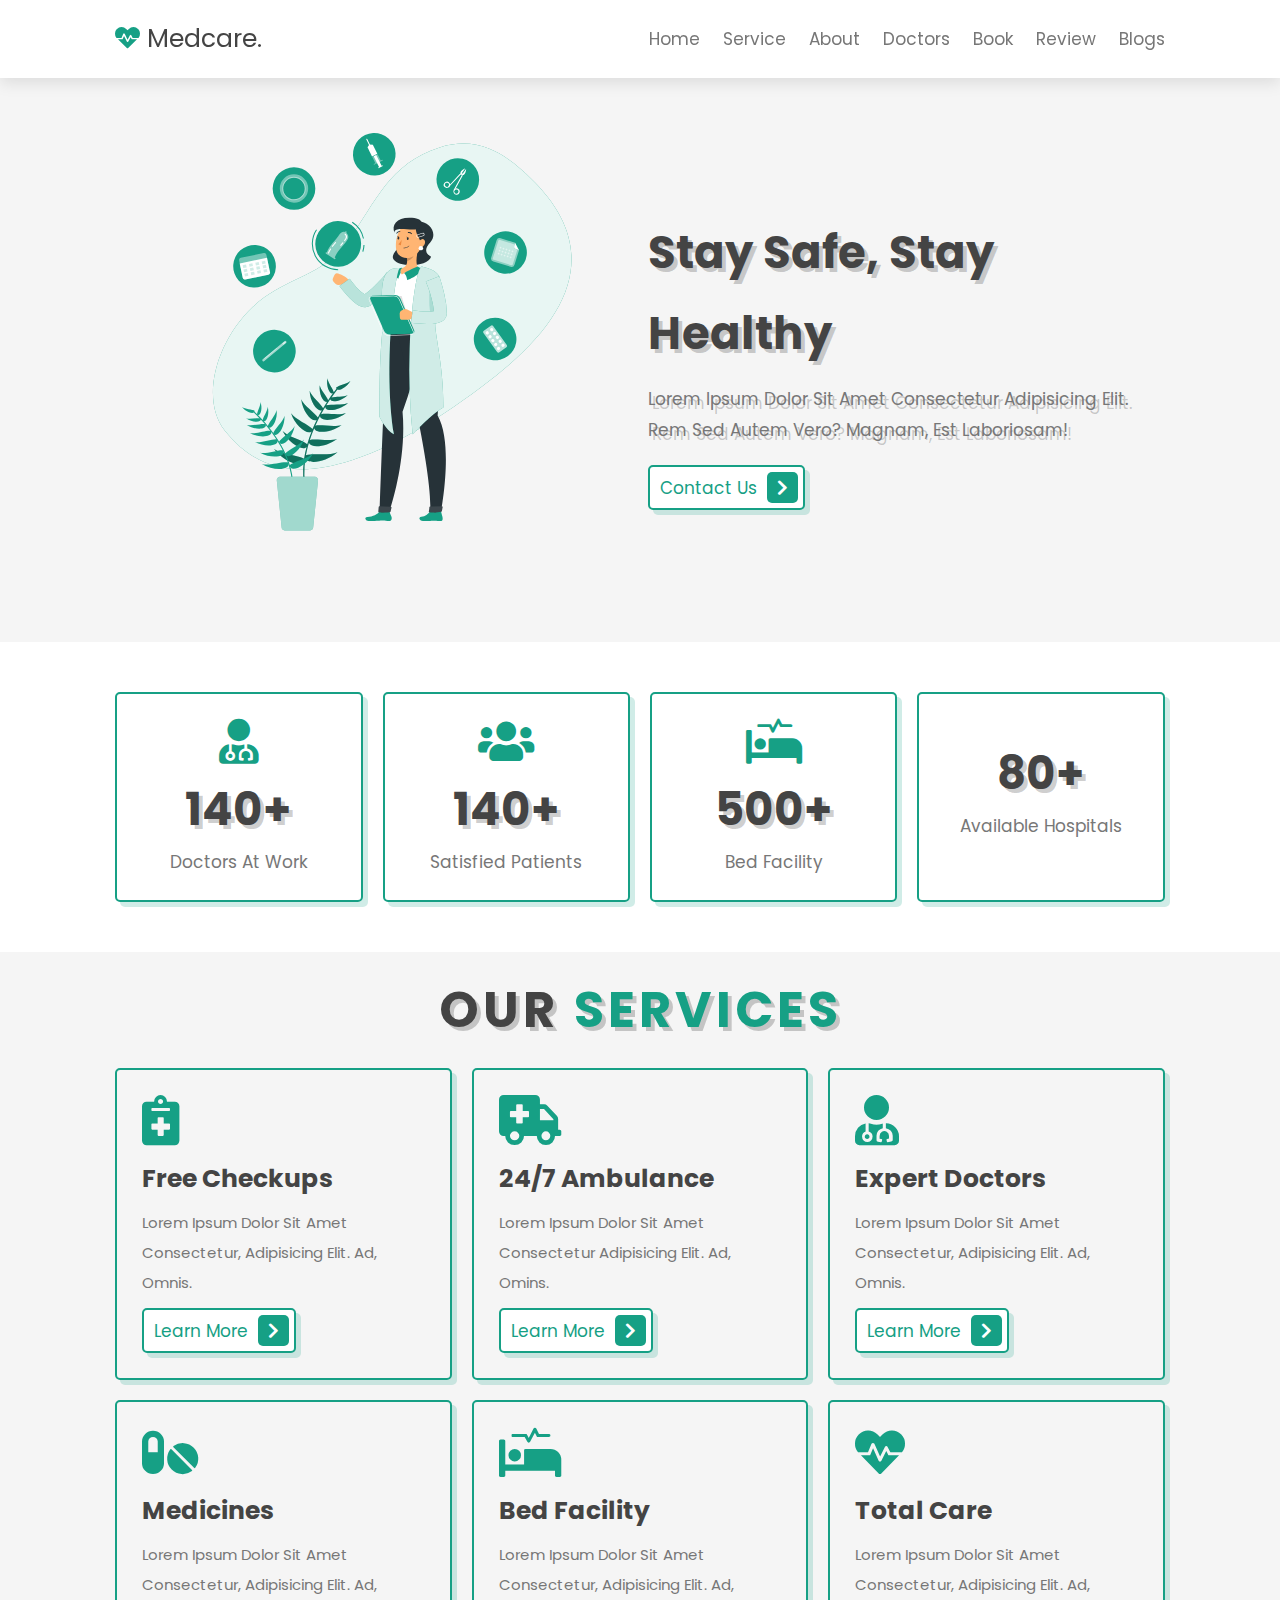
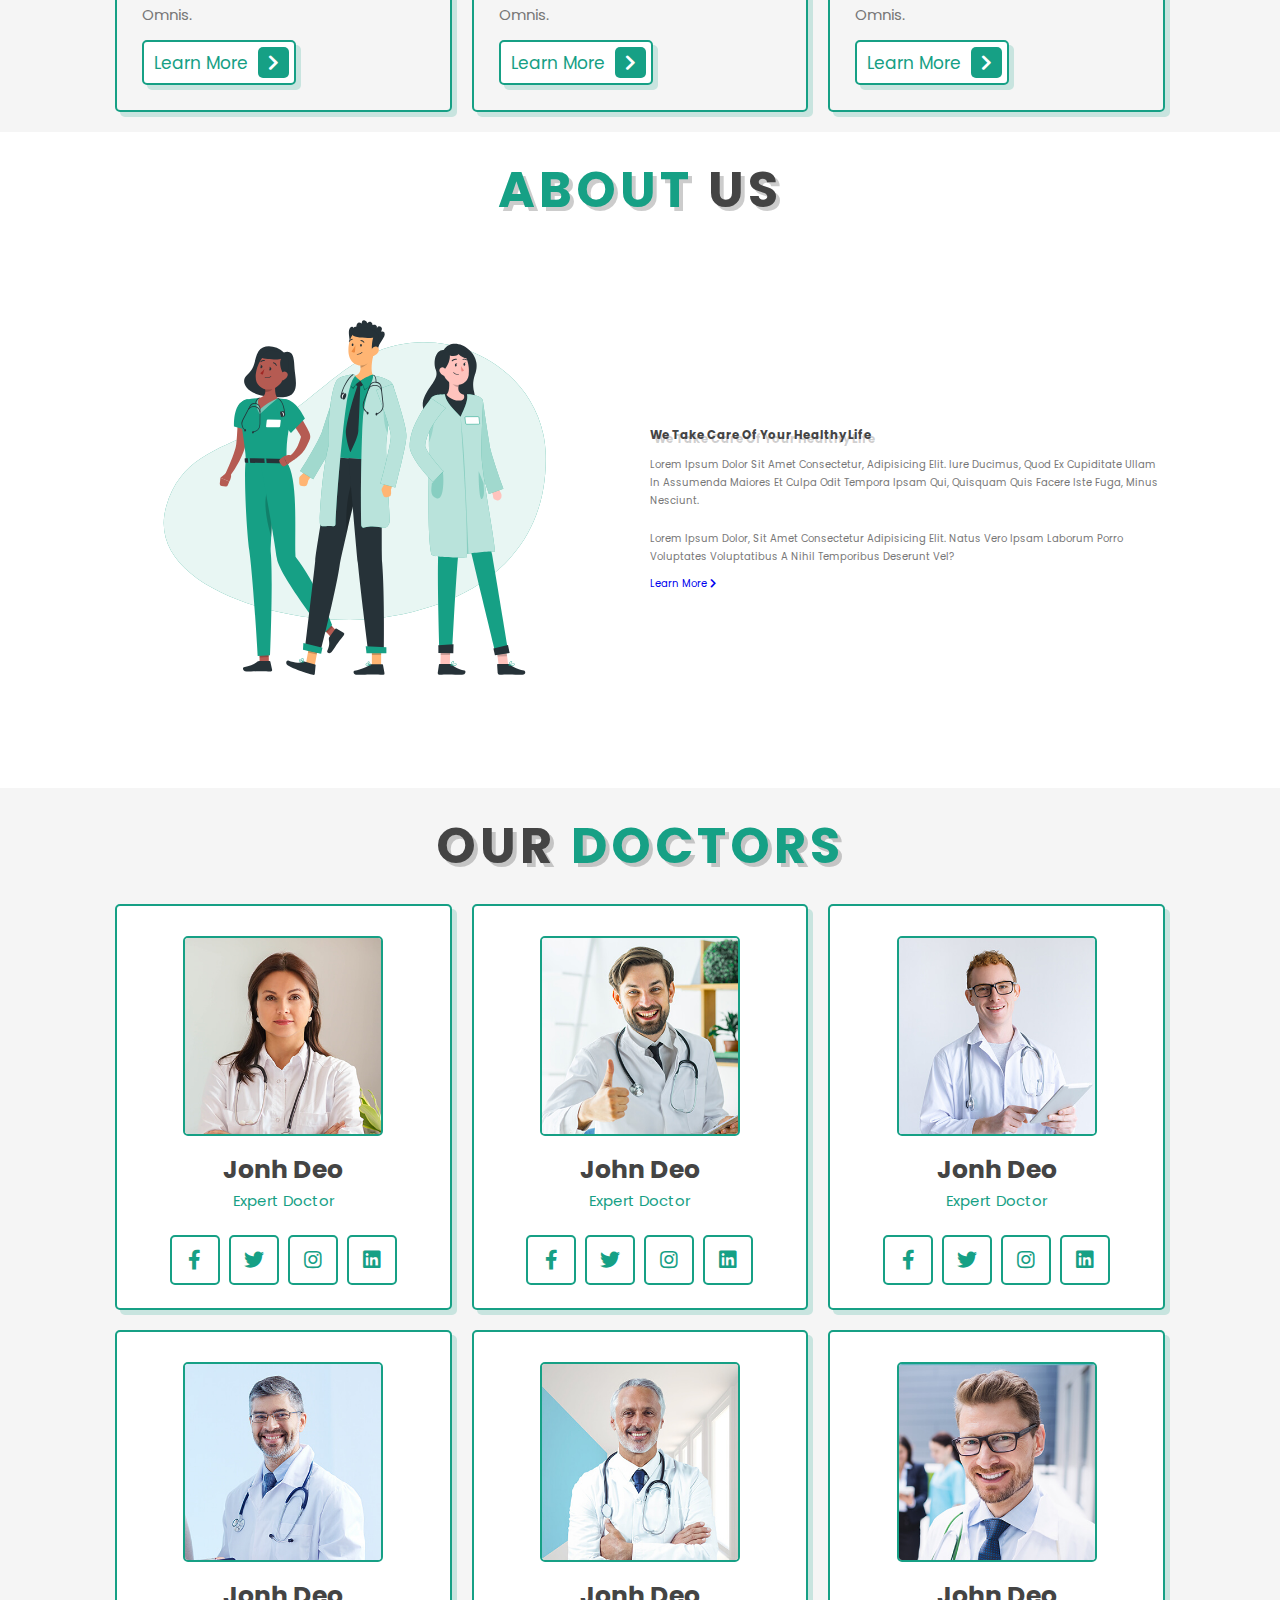
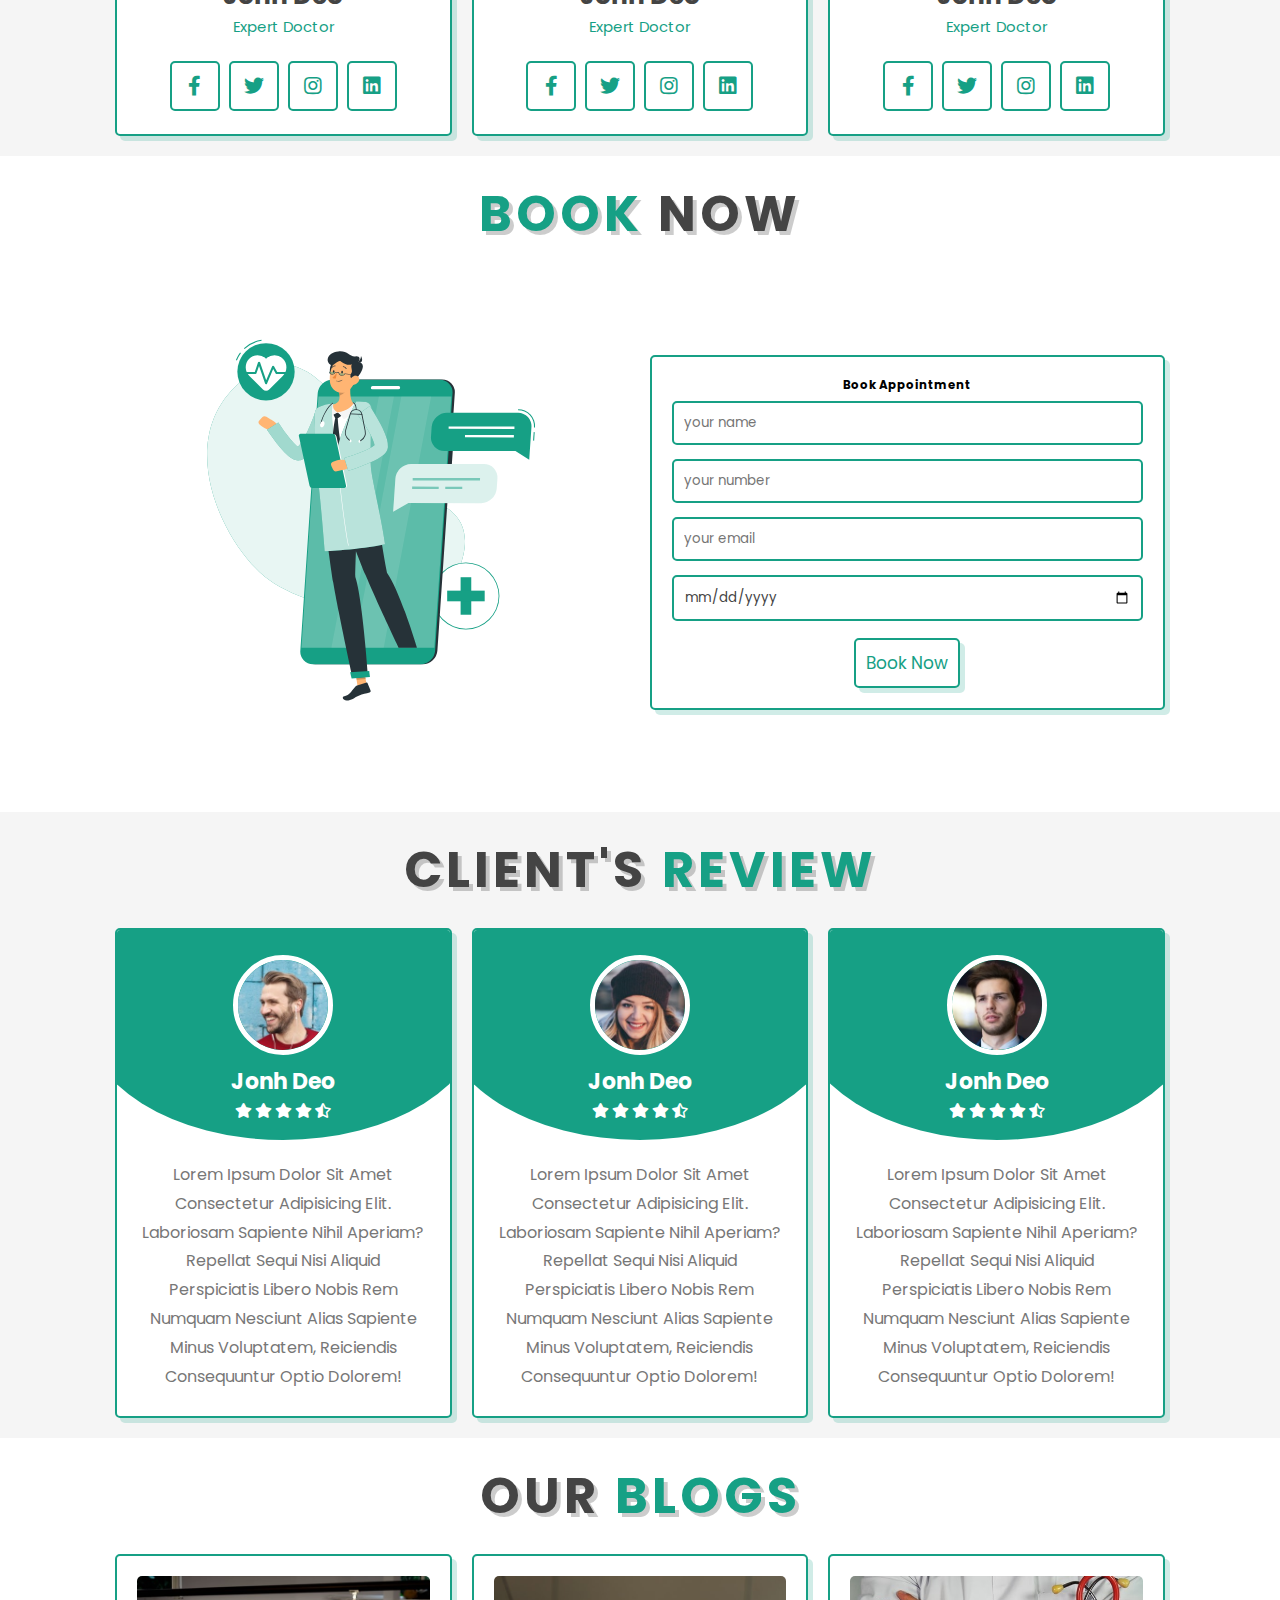
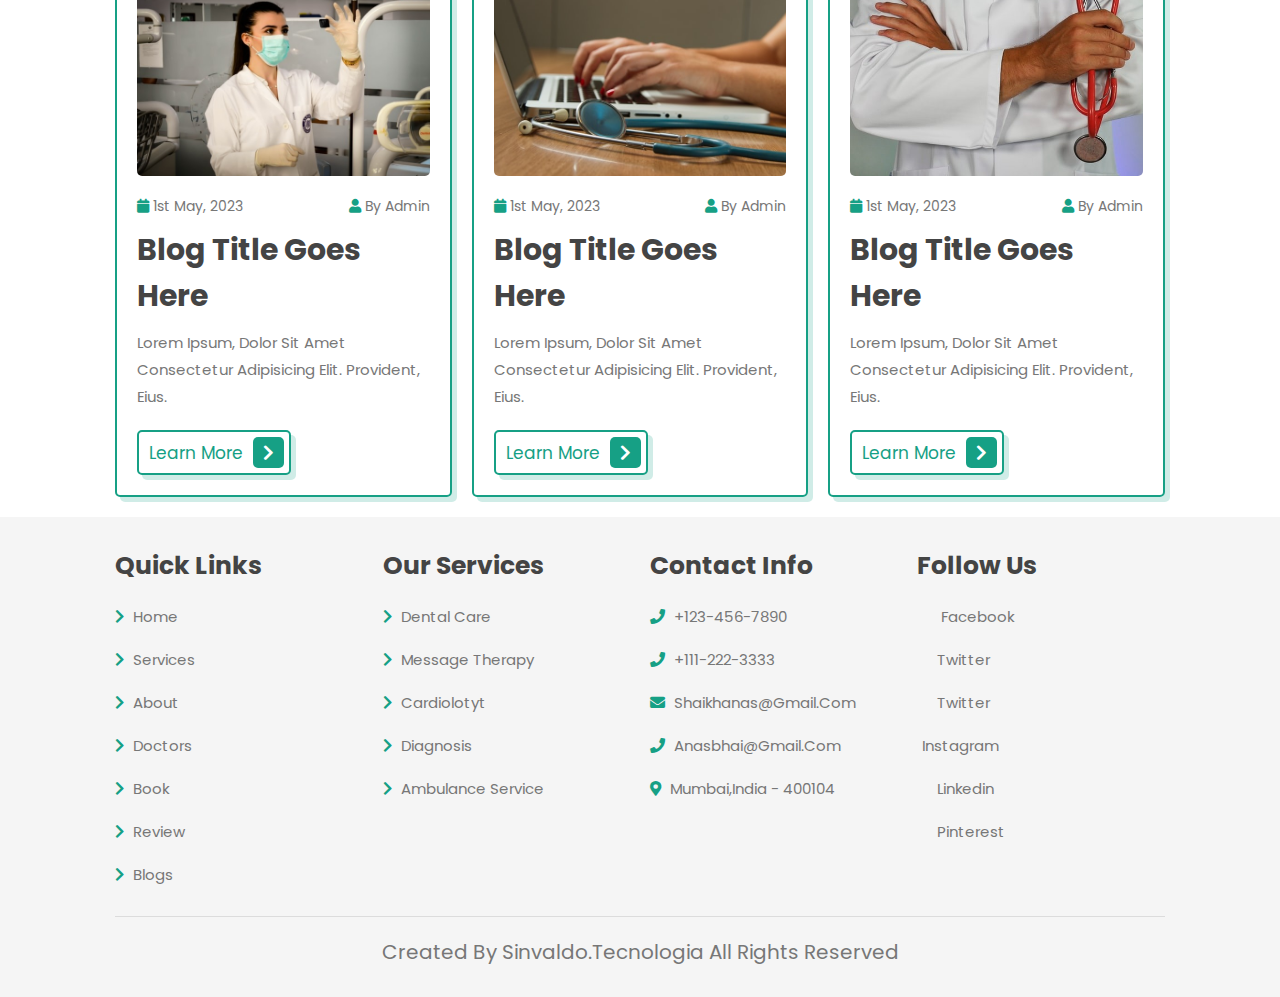
<file: HTML 4_Clínica/index.html>
<!DOCTYPE html>
<html lang="en">
<head>
    <meta charset="UTF-8">
    <meta http-equiv="X-UA-Compatible" content="IE=edge">
    <meta name="viewport" content="width=device-width, initial-scale=1.0">
    <title>complete responsive hospital website desing</title>
    
    <!-- font awesome cdn link -->
    <link rel="stylesheet" href="https://cdnjs.cloudflare.com/ajax/libs/font-awesome/5.15.4/css/all.min.css">
    
    <!-- custom css file link -->
    <link rel="stylesheet" href="css/style.css">

</head>
<body>

<!-- header section starts -->

<header class="header">


    <a href="#" class="logo"> <i class="fas fa-heartbeat"></i> medcare. </a>

    <nav class="navbar">
        <a href="#home">home</a>
        <a href="#service">Service</a>
        <a href="#about">about</a>
        <a href="#doctors">doctors</a>
        <a href="#book">book</a>
        <a href="#review">review</a>
        <a href="#blogs">blogs</a>
    </nav>

    <div id="menu-btn" class="fas fa-bars"></div>

</header>

<!-- header section ends -->

<!-- home section starts -->

<section class="home" id="home">

    <div class="image">
        <img src="image/home-img.svg" alt="">
    </div>

    <div class="content">
        <h3>stay safe, stay healthy</h3>
        <p>Lorem ipsum dolor sit amet consectetur adipisicing elit. Rem sed autem vero? Magnam, est laboriosam!</p>
        <a href="#" class="btn"> contact us <span class="fas fa-chevron-right"></span> </a>
    </div>

</section>

<!-- home section ends-->

<!-- icons section starts -->

<section class="icons-container">

    <div class="icons">
        <i class="fas fa-user-md"></i>
        <h3>140+</h3>
        <p>doctors at work</p>
    </div>

    <div class="icons">
        <i class="fas fa-users"></i>
        <h3>140+</h3>
        <p>satisfied patients</p>
    </div>

    <div class="icons">
        <i class="fas fa-procedures"></i>
        <h3>500+</h3>
        <p>bed facility</p>
    </div>

    <div class="icons">
        <i class="fas fa-hospitals"></i>
        <h3>80+</h3>
        <p>available hospitals</p>
    </div>

</section>
<!-- icons section ends -->

<!-- services section starts -->

<section class="services" id="services">

  <h1 class="heading"> our <span>services</span> </h1>
  <div class="box-container">
       <div class="box">
         <i class="fas fa-notes-medical"></i>
         <h3>free checkups</h3>
         <p>Lorem ipsum dolor sit amet consectetur, adipisicing elit. Ad, omnis.</p>
         <a href="#" class="btn"> learn more <span class="fas fa-chevron-right"></span></a>
       </div>
  

      <div class="box">
         <i class="fas fa-ambulance"></i>
         <h3>24/7 ambulance</h3>
         <p>Lorem ipsum dolor sit amet consectetur adipisicing elit. Ad, omins.</p> 
          <a href="#" class="btn"> learn more <span class="fas fa-chevron-right"></span></a>
      </div>
   
   
       <div class="box">
          <i class="fas fa-user-md"></i>
          <h3>expert doctors</h3>
          <p> lorem ipsum dolor sit amet consectetur, adipisicing elit. Ad, omnis.</p>
          <a href="#" class="btn"> learn more <span class=" fas fa-chevron-right"></span></a>
        </div>

       <div class="box">
          <i class="fas fa-pills"></i>
          <h3>medicines</h3>
          <p> lorem ipsum dolor sit amet consectetur, adipisicing elit. Ad, omnis.</p>
          <a href="#" class="btn"> learn more <span class=" fas fa-chevron-right"></span></a>
        </div>

        <div class="box">
          <i class="fas fa-procedures"></i>
          <h3>bed facility</h3>
          <p> lorem ipsum dolor sit amet consectetur, adipisicing elit. Ad, omnis.</p>
          <a href="#" class="btn"> learn more <span class=" fas fa-chevron-right"></span></a>
        </div>

        <div class="box">
           <i class="fas fa-heartbeat"></i>
           <h3>total care</h3>
           <p> lorem ipsum dolor sit amet consectetur, adipisicing elit. Ad, omnis.</p>
          <a href="#" class="btn"> learn more <span class=" fas fa-chevron-right"></span></a>
      </div>


    </div>

</section>

<!-- services section ends -->

<!-- about sectrion starts -->

<section class="about" id="about">
    <h1 class="heading"> <span>about</span> us </h1>
    <div class="row">
        
        <div class="image">
            <img src="image/about-img.svg" alt="">
        </div>

        <div class="content">
            <h3>we take care of your healthy life</h3>
            <p>Lorem ipsum dolor sit amet consectetur, adipisicing elit. Iure ducimus, quod ex cupiditate ullam in assumenda maiores et culpa odit tempora ipsam qui, quisquam quis facere iste fuga, minus nesciunt.</p>
            <p>Lorem ipsum dolor, sit amet consectetur adipisicing elit. Natus vero ipsam laborum porro voluptates voluptatibus a nihil temporibus deserunt vel?</p>
            <a href="# class=btn"> learn more <span class="fas fa-chevron-right"></span></a>

        </div>

    </div>

</section>

<!-- about sectrion ends -->

<!-- doctors section starts -->

<section class="doctors" id="doctors">
    <h1 class="heading"> our <span>doctors</span></h1>

    <div class="box-container">
        <div class="box">
            <img src="image/doc-1.jpeg" alt="">
            <h3>jonh deo</h3>
            <span>expert doctor</span>
            <div class="share">
                <a href="#" class="fab fa-facebook-f"></a>
                <a href="#" class="fab fa-twitter"></a>
                <a href="#" class="fab fa-instagram"></a>
                <a href="#" class="fab fa-linkedin"></a>
                
            </div>

        </div>

        <div class="box">
            <img src="image/doc-2.jpeg" alt="">
            <h3>john deo</h3>
            <span>expert doctor</span>
            <div class="share">
                <a href="#" class="fab fa-facebook-f"></a>
                <a href="#" class="fab fa-twitter"></a>
                <a href="#" class="fab fa-instagram"></a>
                <a href="#" class="fab fa-linkedin"></a>

            </div>

        </div>
 
        <div class="box">
            <img src="image/doc-3.jpeg" alt="">
            <h3>jonh deo</h3>
            <span>expert doctor</span>
            <div class=" share">
                <a href="#" class="fab fa-facebook-f"></a>
                <a href="#" class="fab fa-twitter"></a>
                <a href="#" class="fab fa-instagram"></a>
                <a href="#" class="fab fa-linkedin"></a>

            </div>

        </div>

        <div class="box">
            <img src="image/doc-4.jpeg" alt="">
            <h3>jonh deo</h3>
            <span>expert doctor</span>
            <div class="share">
                <a href="#" class="fab fa-facebook-f"></a>
                <a href="#" class="fab fa-twitter"></a>
                <a href="#" class="fab fa-instagram"></a>
                <a href="#" class="fab fa-linkedin"></a>

            </div>

        </div>

        <div class="box">
            <img src="image/doc-5.jpeg" alt="">
            <h3>jonh deo</h3>
            <span>expert doctor</span>
            <div class="share">
                <a href="#" class="fab fa-facebook-f"></a>
                <a href="#" class="fab fa-twitter"></a>
                <a href="#" class="fab fa-instagram"></a>
                <a href="#" class="fab fa-linkedin"></a>

            </div>
        </div>

        <div class="box">
            <img src="image/doc-6.jpeg" alt="">
            <h3>john deo</h3>
            <span>expert doctor</span>
            <div class=" share">
                <a href="#" class="fab fa-facebook-f"></a>
                <a href="#" class="fab fa-twitter"></a>
                <a href="#" class="fab fa-instagram"></a>
                <a href="#" class="fab fa-linkedin"></a>

            </div>
        </div>

    </div>

</section>

<!-- doctors section ends -->

<!-- booking section starts -->

<section class="book" id="book">
    <h1 class="heading"> <span>book</span> now</h1>

    <div class="row">

       <div class="image">
          <img src=" image/book-img.svg" alt="">

       </div>

       <form action="">
        <h3>book appointment</h3>
         <input type="text" placeholder="your name" class="box">
         <input type="number" placeholder="your number" class="box">
         <input type="email" placeholder="your email" class="box">
         <input type="date" class="box">
         <input type="submit" value="book now" class="btn">

       </form>

    </div>

</section>

<!-- booking section ends -->

<!--review section starts -->

<section class="review" id=" review">

    <h1 class="heading"> client's <span>review</span></h1>

    <div class="box-container">

        <div class="box">
            <img src="image/pic-1.jpeg" alt="">
            <h3>jonh deo</h3>
            <div class="stars">
                <i class="fas fa-star"></i>
                <i class="fas fa-star"></i>
                <i class="fas fa-star"></i>
                <i class="fas fa-star"></i>
                <i class="fas fa-star-half-alt"></i>
    
            </div>
            <p class="text">Lorem ipsum dolor sit amet consectetur adipisicing elit. Laboriosam sapiente nihil aperiam? Repellat sequi nisi aliquid perspiciatis libero nobis rem numquam nesciunt alias sapiente minus voluptatem, reiciendis consequuntur optio dolorem!</p>
        </div>

        <div class="box">
            <img src="image/pic-2.jpeg" alt="">
            <h3>jonh deo</h3>
            <div class="stars">
                <i class="fas fa-star"></i>
                <i class="fas fa-star"></i>
                <i class="fas fa-star"></i>
                <i class="fas fa-star"></i>
                <i class="fas fa-star-half-alt"></i>
    
            </div>
            <p class="text">Lorem ipsum dolor sit amet consectetur adipisicing elit. Laboriosam sapiente nihil aperiam? Repellat sequi nisi aliquid perspiciatis libero nobis rem numquam nesciunt alias sapiente minus voluptatem, reiciendis consequuntur optio dolorem!</p>
        </div>

        <div class="box">
            <img src="image/pic-3.jpeg" alt="">
            <h3>jonh deo</h3>
            <div class="stars">
                <i class="fas fa-star"></i>
                <i class="fas fa-star"></i>
                <i class="fas fa-star"></i>
                <i class="fas fa-star"></i>
                <i class="fas fa-star-half-alt"></i>
    
            </div>
            <p class="text">Lorem ipsum dolor sit amet consectetur adipisicing elit. Laboriosam sapiente nihil aperiam? Repellat sequi nisi aliquid perspiciatis libero nobis rem numquam nesciunt alias sapiente minus voluptatem, reiciendis consequuntur optio dolorem!</p>
        </div>


    </div>



</section>

<!--review section ends-->

<!-- blogs  section starts -->

<section class="blogs" id="blogs">

    <h1 class="heading"> our <span>blogs</span> </h1>

    <div class="box-container">

        <div class="box">
            <div class="image">
                <img src="image/blog-1.jpeg" alt"">
            </div>
            
            <div class="content">
                <div class="icon">
                    <a href="#"> <i class="fas fa-calendar"></i> 1st may, 2023 </a>
                    <a href="#"> <i class="fas fa-user"></i> by admin </a>
                </div>
                <h3>blog title goes here</h3>
                <p>Lorem ipsum, dolor sit amet consectetur adipisicing  elit. Provident, eius.</p>
                <a href="#" class="btn"> learn more <span class=" fas fa-chevron-right"></span></a> 
            </div>
        </div>

        <div class="box">
            <div class="image">
                <img src="image/blog-2.jpeg" alt"">
            </div>
            
            <div class="content">
                <div class="icon">
                    <a href="#"> <i class="fas fa-calendar"></i> 1st may, 2023 </a>
                    <a href="#"> <i class="fas fa-user"></i> by admin </a>
                </div>
                <h3>blog title goes here</h3>
                <p>Lorem ipsum, dolor sit amet consectetur adipisicing  elit. Provident, eius.</p>
                <a href="#" class="btn"> learn more <span class=" fas fa-chevron-right"></span></a> 
            </div>
        </div>

        <div class="box">
            <div class="image">
                <img src="image/blog-3.jpeg" alt"">
            </div>
            
            <div class="content">
                <div class="icon">
                    <a href="#"> <i class="fas fa-calendar"></i> 1st may, 2023 </a>
                    <a href="#"> <i class="fas fa-user"></i> by admin </a>
                </div>
                <h3>blog title goes here</h3>
                <p>Lorem ipsum, dolor sit amet consectetur adipisicing  elit. Provident, eius.</p>
                <a href="#" class="btn"> learn more <span class=" fas fa-chevron-right"></span></a> 
            </div>
        </div>
    </div>


</section>

<!-- blogs section ends -->

<!-- footer section starts -->

<section class="footer">

    <div class="box-container">

        <div class="box">
            <h3>quick links</h3>
            <a href="#"><i class="fas fa-chevron-right"></i> home</a>
            <a href="#"><i class="fas fa-chevron-right"></i> services</a>
            <a href="#"><i class="fas fa-chevron-right"></i> about</a>
            <a href="#"><i class="fas fa-chevron-right"></i> doctors</a>
            <a href="#"><i class="fas fa-chevron-right"></i> book</a>
            <a href="#"><i class="fas fa-chevron-right"></i> review</a>
            <a href="#"><i class="fas fa-chevron-right"></i> blogs</a>
        </div>


        <div class="box">
            <h3>our services</h3>
            <a href="#"><i class="fas fa-chevron-right"></i> dental care</a>
            <a href="#"><i class="fas fa-chevron-right"></i> message therapy</a>
            <a href="#"><i class="fas fa-chevron-right"></i> cardiolotyt</a>
            <a href="#"><i class="fas fa-chevron-right"></i> diagnosis</a>
            <a href="#"><i class="fas fa-chevron-right"></i> ambulance Service</a>
        
        </div>


        <div class="box">
            <h3>contact info</h3>
            <a href="#"><i class="fas fa-phone"></i> +123-456-7890</a>
            <a href="#"><i class="fas fa-phone"></i> +111-222-3333</a>
            <a href="#"><i class="fas fa-envelope"></i> shaikhanas@gmail.com</a>
            <a href="#"><i class="fas fa-phone"></i> anasbhai@gmail.com</a>
            <a href="#"><i class="fas fa-map-marker-alt"></i> mumbai,india - 400104 </a>

        </div>

        <div class="box">
            <h3>follow us</h3>
            <a href="#"><i class="fas fa-facebook"></i> facebook </a>
            <a href="#"><i class="fas fa-twitter"></i>twitter</a>
            <a href="#"><i class="fas fa-twitter"></i>twitter</a>
            <a href="#"><i class="fas fa-instagramr"></i>instagram</a>
            <a href="#"><i class="fas fa-linkedin"></i>linkedin</a>
            <a href="#"><i class="fas fa-pinterest"></i>pinterest</a>

        </div>

         
    </div>

    <div class="credit"> created by <span>Sinvaldo.Tecnologia</span> all rights reserved </div>


</section>

<!-- footer section ends -->



<!-- blogs  section ends -->




<!-- custom js file link -->
<script src="js/script.js"></script>

</body>
</html>
</file>
<file: HTML 4_Clínica/css/style.css>
@import url('https://fonts.googleapis.com/css2?family=Poppins:wght@100;200;300;400;500;600;700&display=swap');

:root{
--green:#16a085;
--black:#444;
--light-color:#777;
--box-shadow:.5rem .5rem 0 rgba(22, 160, 133, .2);
--text-shadow:.4rem .4rem 0 rgba(0, 0, 0, .2);
--border: .2rem solid var(--green);
}

*{
font-family: 'Poppins', sans-serif;
margin:0; padding: 0;
box-sizing:  border-box;
outline: none; border: none;
text-transform: capitalize;
transition: all .2s ease-out;
text-decoration: none;
}

html{
    font-size: 62.5%;
    overflow-x: hidden;
    scroll-padding-top: 7rem;
    scroll-behavior: smooth;
}

section{
    padding: 2rem 9%;

}

section:nth-child(even){
    background: #f5f5f5;

}

.heading{
    text-align: center;
    padding-bottom: 2rem;
    text-shadow:var(--text-shadow);
    text-transform:uppercase;
    color:var(--black);
    font-size: 5rem;
    letter-spacing: .4rem;
}

.heading span{
    text-transform:uppercase;
    color:var(--green);
}

.btn{
    display: inline-block;
    margin-top: 1rem;
    padding: .5rem;
    padding-left: 1rem;
    border: var(--border);
    border-radius: .5rem;
    box-shadow: var(--box-shadow);
    color: var(--green);
    cursor: pointer;
    font-size: 1.7rem;
    background: #fff;
}

.btn span{
    padding:.7rem 1rem;
    border-radius: .5rem;
    background: var(--green);
    color: #fff;
    margin-left: .5rem;
}

.btn:hover{
    background: var(--green);  
    color:#fff;
}

.btn:hover span{
   color: var(--green);
   background: #fff;
   margin-left: 1rem;
}

.header{
    padding:2rem 9%;
    position: fixed;
    top:0; left: 0; right: 0;
    z-index: 1000;
    box-shadow: 0 .5rem 1.5rem rgba(0, 0, 0, .1);
    display: flex;
    align-items: center;
    justify-content: space-between;
    background: #fff;
}

.header .logo{
    font-size: 2.5rem;
    color: var(--black);
}

.header .logo i{
    color: var(--green);
}

.header .navbar a{
    font-size: 1.7rem;
    color: var(--light-color);
    margin-left: 2rem;
}

.header .navbar a:hover{
    color: var(--green);
}

#menu-btn{
    font-size: 2.5rem;
    border-radius:  .5rem;
    background: #eee;
    color:var(--green);
    padding:  1rem 1.5rem;
    cursor: pointer;
    display: none;
}

.home{
    display: flex;
    align-items: center;
    flex-wrap: wrap;
    gap:1.5rem;
    padding-top: 10rem;
}

.home .image{
    flex: 1 1 45rem;
}

.home .image img{
    width: 100%;
}

.home .content{
    flex: 1 1 45rem;
}

.home .content h3{
    font-size: 4.5rem;
    color: var(--black);
    line-height: 1.8;
    text-shadow: var(--text-shadow);
}    

.home .content p{
    font-size: 1.7rem;
    color: var(--light-color);
    line-height: 1.8;
    text-shadow: var(--text-shadow);
    padding: 1rem 0;
}    

.icons-container{
    display: grid;
    gap: 2rem;
    grid-template-columns: repeat(auto-fit, minmax(20rem, 1fr));
    padding-top: 5rem;
    padding-bottom: 5rem;
}

.icons-container .icons{
    border: var(--border);
    box-shadow: var(--box-shadow);
    border-radius: .5rem;
    text-align: center;
    padding: 2.5rem;

}

.icons-container .icons i{
    font-size: 4.5rem;
    color:var(--green);
    padding-bottom: .7rem;

}

.icons-container .icons h3{
    font-size: 4.5rem;
    color:var(--black);
    padding: .5rem 0;
    text-shadow: var(--text-shadow);

}
    
.icons-container .icons p{
    font-size: 1.7rem;
    color:var(--light-color);

}
    
.services .box-container{
    display: grid;
    grid-template-columns: repeat(auto-fit,minmax(27rem, 1fr));
    gap:2rem;

}

.services .box-container .box{
    border-radius: #fff;
    border-radius:  .5rem;
    box-shadow: var(--box-shadow);
    border:var(--border);
    padding: 2.5rem;

}

.services .box-container .box i{
    color: var(--green);
    font-size: 5rem;
    padding-bottom: .5rem;

}


.services .box-container .box h3{
    color: var(--black);
    font-size: 2.5rem;
    padding: 1rem 0;
}

.services .box-container .box p{
    color: var(--light-color);
    font-size: 1.5rem;
    line-height: 2;
}

.about .row{
    display: flex;
    align-items: center;
    flex-wrap: wrap;
    gap:2rem;
}

.about .row .image{
    flex:1 1 45rem;

}

.about .row .image img{
    width: 100%;
}

.about .row .content{
    flex: 1 1 45rem;
}

.about .row .content h3{
    color: var(--black);
    text-shadow: var(--text-shadow);
    font: size 4rem;
    line-height: 1.8;
}

.about .row .content p{
    color: var(--light-color);
    padding:1rem 0;
    font: size 1.5rem;
    line-height: 1.8;
}

.doctors .box-container{
    display: grid;
    grid-template-columns: repeat(auto-fit, minmax(30rem, 1fr));
    gap:2rem;
}

.doctors .box-container .box{
    text-align: center;
    background:#fff;
    border-radius: .5rem;
    border:var(--border);
    box-shadow: var(--box-shadow);
    padding: 2rem;
}

.doctors .box-container .box img{
    height: 20rem;
    border: var(--border);
    border-radius: .5rem;
    margin-top: 1rem;
    margin-bottom: 1rem;
}


.doctors .box-container .box h3{
    color:var(--black);
    font-size: 2.5rem;
}

.doctors .box-container .box span{
    color:var(--green);
    font-size: 1.5rem;
}

.doctors .box-container .box .share{
    padding-top: 2rem;

}

.doctors .box-container .box .share a{
  height: 5rem;
  width:  5rem;
  line-height: 4.5rem;
  font-size: 2rem;
  color: var(--green);
  border-radius: .5rem;
  border: var(--border);
  margin: .3rem;
}

.doctors .box-container .box .share a:hover{
  background: var(--green);
  color: #fff;
  box-shadow: var(--box-shadow);
}

.book .row{
    display:  flex;
    align-items: center;
    flex-wrap: wrap;
    gap: 2rem;
}

.book .row .image{
    flex: 1 1 45rem;
}

.book .row  .image img{
    width: 100%;
}

.book .row form{
    flex:1 1 45rem;
    background: #fff;
    border: var(--border);
    box-shadow: var(--box-shadow);
    text-align: center;
    padding: 2rem;
    border-radius: .5rem;
}

.book .row form .h3{
    color:var(--black);
    padding-bottom: 1rem;
    font-size: 3rem;
}

.book .row form .box{
    width: 100%;
    margin: .7rem 0;
    border-radius: .5rem;
    border: var(--border);
    font: size 1.6rem;
    color: var(--black);
    text-transform: none;
    padding:  1rem;
}

.book .row form .btn{
    padding: 1rem;
}

.review .box-container{
    display: grid;
    grid-template-columns: repeat(auto-fit,minmax(27rem, 1fr));
    gap:2rem;
}

.review .box-container .box{
    border: var(--border);
    box-shadow: var(--box-shadow);
    border-radius:  .5rem;
    padding: 2.5rem;
    background: #fff;
    text-align: center;
    position: relative;
    overflow: hidden;
    z-index: 0;
}
  
.review .box-container .box img{
    height:  10rem;
    width:  10rem;
    border-radius: 50%;
    object-fit: cover;
    border: .5rem solid #fff;
}

.review .box-container .box h3{
    color: #fff;
    font-size: 2.2rem;
    padding: .5rem;
}

.review .box-container .box .stars i{
    color: #fff;
    font-size: 1.5rem;
}
.review .box-container .box .text{
    color:var(--light-color);
    line-height: 1.8;
    font-size: 1.6rem;
    padding-top: 4rem;
}

.review .box-container .box::before{
    content: '';
    position: absolute;
    top:-4rem; left: 50%;
    transform: translateX(-50%);
    background: var(--green);
    border-bottom-left-radius: 50%;
    border-bottom-right-radius: 50%;
    height: 25rem;
    width: 120%;
    z-index: -1;
}

.blogs .box-container{
    display: grid;
    grid-template-columns: repeat(auto-fit,minmax(30rem, 1fr));
    gap: 2rem;
}

.blogs .box-container .box{
    border:var(--border);
    box-shadow: var(--box-shadow);
    border-radius: .5rem;
    padding: 2rem;
}

.blogs .box-container .box .image{
    height:  20rem;
    overflow: hidden;
    border-radius: .5rem;
    
}

.blogs .box-container .box .image img{
    height: 100%;
    width: 100%;
    object-fit: cover;
}

.blogs .box-container .box:hover .image img{
    transform: scale(1.2);
}

.blogs .box-container .box .content{
    padding-top:  1rem;
}

.blogs .box-container .box .content .icon{
    padding:  1rem 0;
    display: flex;
    align-items: center;
    justify-content: space-between;
}

.blogs .box-container .box .content .icon a{
    font-size: 1.4rem;
    color:var(--light-color);

}

.blogs .box-container .box .content .icon a:hover{
  color: var(--green);

}

.blogs .box-container .box .content .icon a i{
    padding-right: rem;
    color:var(--green);
}

.blogs .box-container .box .content h3{
    color: var(--black);
    font-size: 3rem;
}

.blogs .box-container .box .content p{
    color: var(--light-color);
    font-size: 1.5rem;
    line-height: 1.8;
    padding: 1rem 0;
}

.footer .box-container{
    display: grid;
    grid-template-columns: repeat(auto-fit,minmax(22rem, 1fr));
    gap:2rem;
}

.footer .box-container .box h3{
    font-size: 2.5rem;
    color: var(--black);
    padding: 1rem 0;
}

.footer .box-container .box a{
    display: block;
    font-size: 1.5rem;
    color: var(--light-color);
    padding: 1rem 0;
}

.footer .box-container .box a i{
    padding-right: .5rem;
    color: var(--green);
}

.footer .box-container .box a:hover i{
    padding-right: 2rem;
}

.footer .credit{
    padding: 1rem;
    padding-top: 2rem;
    margin-top: 2rem;
    text-align: center;
    font-size: 2rem;
    color: var(--light-color);
    border-top: .1rem solid rgba(0, 0, 0, .1)
}























/* media queries */ 
@media (max-width:991px){
    
    html{
        font-size: 55%;
    }

    .header{
        padding:  2rem;
    }

    section{
        padding: 2rem;
    }
}

@media(max-width:768px){
    #menu-btn{
        display: initial;
    }

    .header .navbar{
        position: absolute;
        top:115%; right: 2rem;
        border-radius: .5rem;
        box-shadow: var(--box-shadow);
        width:  30rem;
        border: var(--border);
        background: #fff;
        transform: scale(0);
        opacity: 0;
        transform-origin: top right;
        transition: none;
    }


    .header .navbar.active{
        transform:  scale(1);
        opacity: 1;
        transition: .2s ease-in-out;
    }

    .header .navbar a{
        font-size:  2rem;
        display:  block;
        margin:2.5rem;
    }
}

@media(max-width:450px){
    html{
        font: size 50%; 
    }
}
</file>
